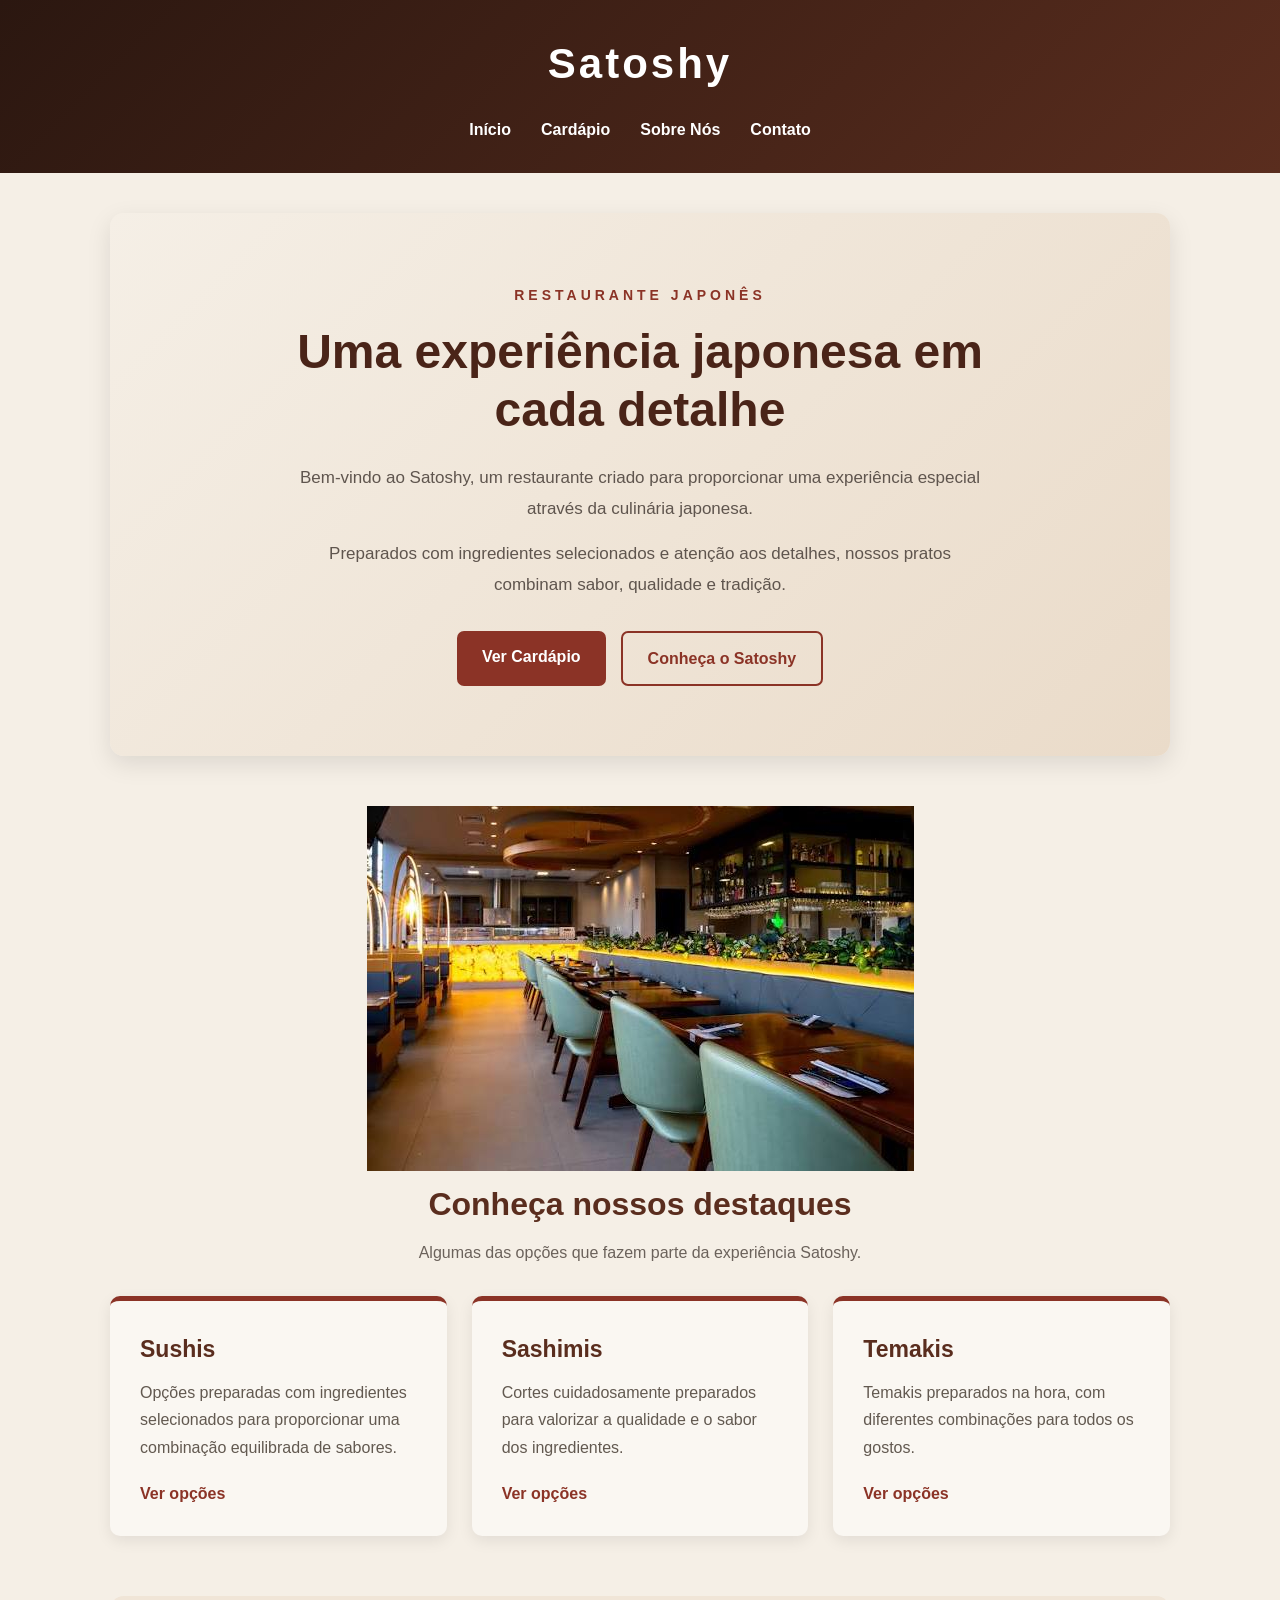
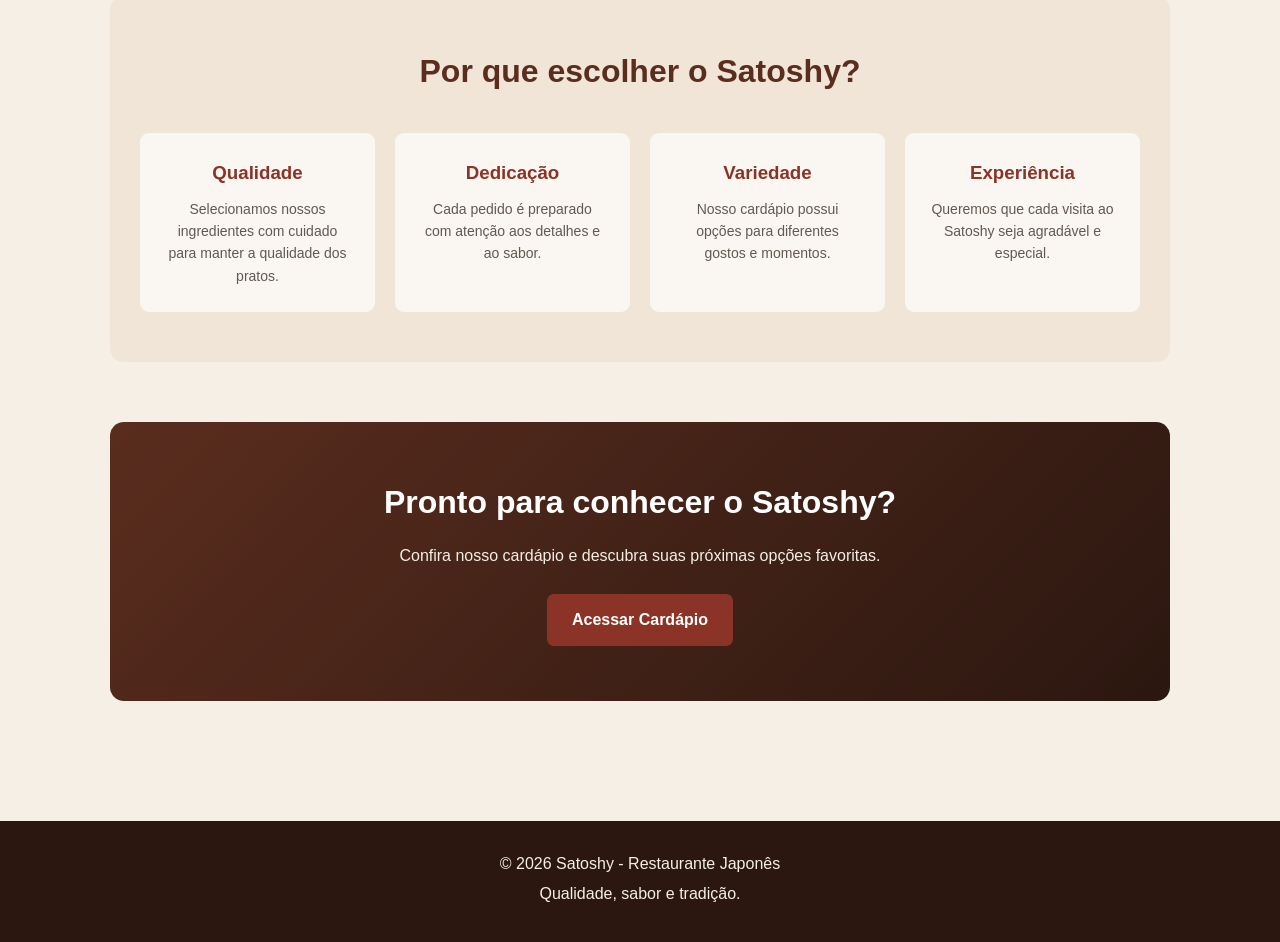
<file: index.html>
<!DOCTYPE html>
<html lang="pt-BR">

<head>
    <meta charset="UTF-8">
    <meta name="viewport" content="width=device-width, initial-scale=1.0">
    <title>Satoshy - Restaurante Japonês</title>

    <link rel="stylesheet" href="css/style.css">
    <script src="js/script.js" defer></script>
</head>

<body>

    <header>
        <h1>Satoshy</h1>

        <nav>
            <a href="index.html">Início</a>
            <a href="pages/cardapio.html">Cardápio</a>
            <a href="pages/sobre.html">Sobre Nós</a>
            <a href="pages/contato.html">Contato</a>
        </nav>
    </header>

    <main>

        <!-- APRESENTAÇÃO -->
        <section class="inicio">

            <div class="inicio-texto">
                <p class="subtitulo">RESTAURANTE JAPONÊS</p>

                <h2>Uma experiência japonesa em cada detalhe</h2>

                <p>
                    Bem-vindo ao Satoshy, um restaurante criado para
                    proporcionar uma experiência especial através da
                    culinária japonesa.
                </p>

                <p>
                    Preparados com ingredientes selecionados e atenção
                    aos detalhes, nossos pratos combinam sabor,
                    qualidade e tradição.
                </p>

                <div class="botoes-inicio">
                    <a href="pages/cardapio.html" class="botao">
                        Ver Cardápio
                    </a>

                    <a href="pages/sobre.html" class="botao-secundario">
                        Conheça o Satoshy
                    </a>
                </div>
            </div>

        </section>

        <center>
            <img src="img/images.jpg" alt="Restaurante Satoshy">
        </center>

        <!-- DESTAQUES -->
        <section class="destaques">

            <h2>Conheça nossos destaques</h2>

            <p class="texto-centro">
                Algumas das opções que fazem parte da experiência Satoshy.
            </p>

            <div class="cards">

                <div class="card">
                    <h3>Sushis</h3>
                    <p>
                        Opções preparadas com ingredientes selecionados
                        para proporcionar uma combinação equilibrada
                        de sabores.
                    </p>
                    <a href="pages/cardapio.html">Ver opções</a>
                </div>

                <div class="card">
                    <h3>Sashimis</h3>
                    <p>
                        Cortes cuidadosamente preparados para valorizar
                        a qualidade e o sabor dos ingredientes.
                    </p>
                    <a href="pages/cardapio.html">Ver opções</a>
                </div>

                <div class="card">
                    <h3>Temakis</h3>
                    <p>
                        Temakis preparados na hora, com diferentes
                        combinações para todos os gostos.
                    </p>
                    <a href="pages/cardapio.html">Ver opções</a>
                </div>

            </div>

        </section>

        <!-- POR QUE SATOSHY -->
        <section class="porque-satoshy">

            <h2>Por que escolher o Satoshy?</h2>

            <div class="beneficios">

                <div>
                    <h3>Qualidade</h3>
                    <p>
                        Selecionamos nossos ingredientes com cuidado
                        para manter a qualidade dos pratos.
                    </p>
                </div>

                <div>
                    <h3>Dedicação</h3>
                    <p>
                        Cada pedido é preparado com atenção aos
                        detalhes e ao sabor.
                    </p>
                </div>

                <div>
                    <h3>Variedade</h3>
                    <p>
                        Nosso cardápio possui opções para diferentes
                        gostos e momentos.
                    </p>
                </div>

                <div>
                    <h3>Experiência</h3>
                    <p>
                        Queremos que cada visita ao Satoshy seja
                        agradável e especial.
                    </p>
                </div>

            </div>

        </section>

        <!-- CHAMADA FINAL -->
        <section class="chamada-inicio">

            <h2>Pronto para conhecer o Satoshy?</h2>

            <p>
                Confira nosso cardápio e descubra suas próximas
                opções favoritas.
            </p>

            <a href="pages/cardapio.html" class="botao">
                Acessar Cardápio
            </a>

        </section>

    </main>

    <footer>
        <p>&copy; 2026 Satoshy - Restaurante Japonês</p>
        <p>Qualidade, sabor e tradição.</p>
    </footer>

</body>

</html>
</file>
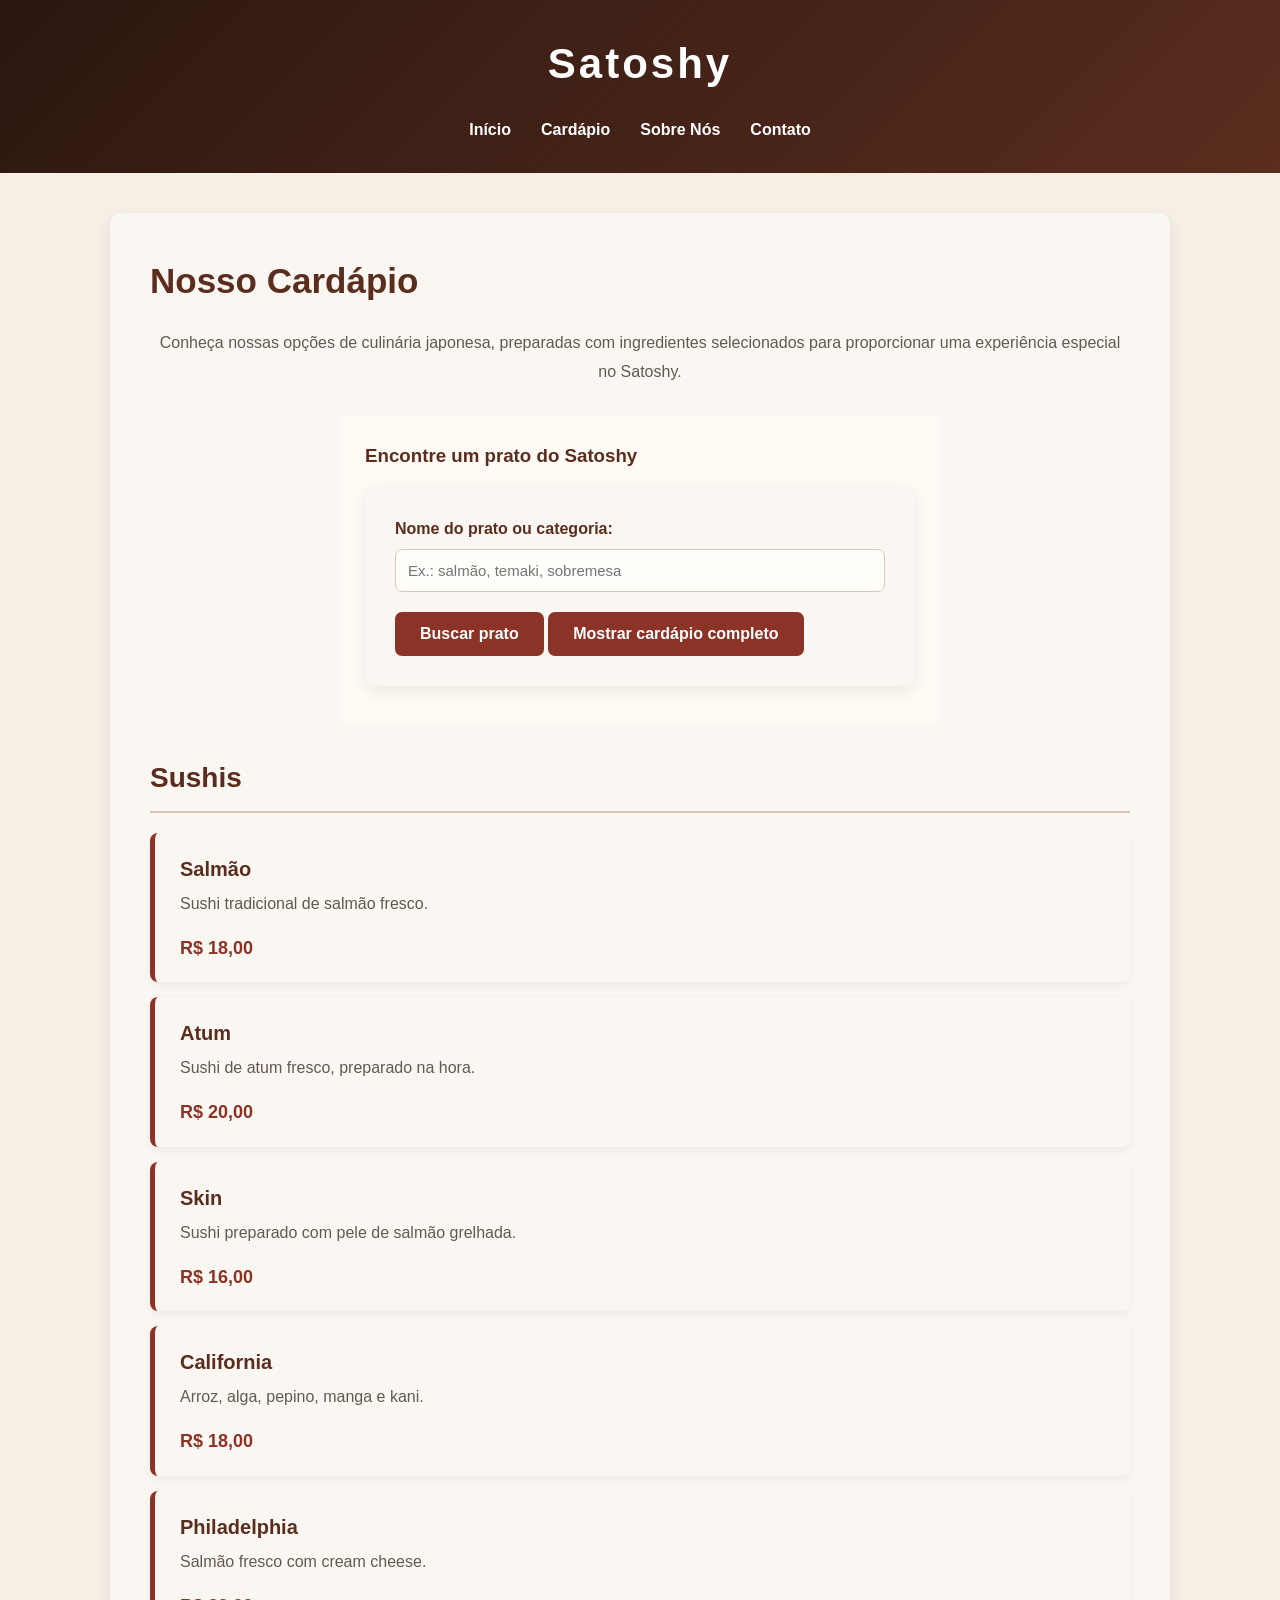
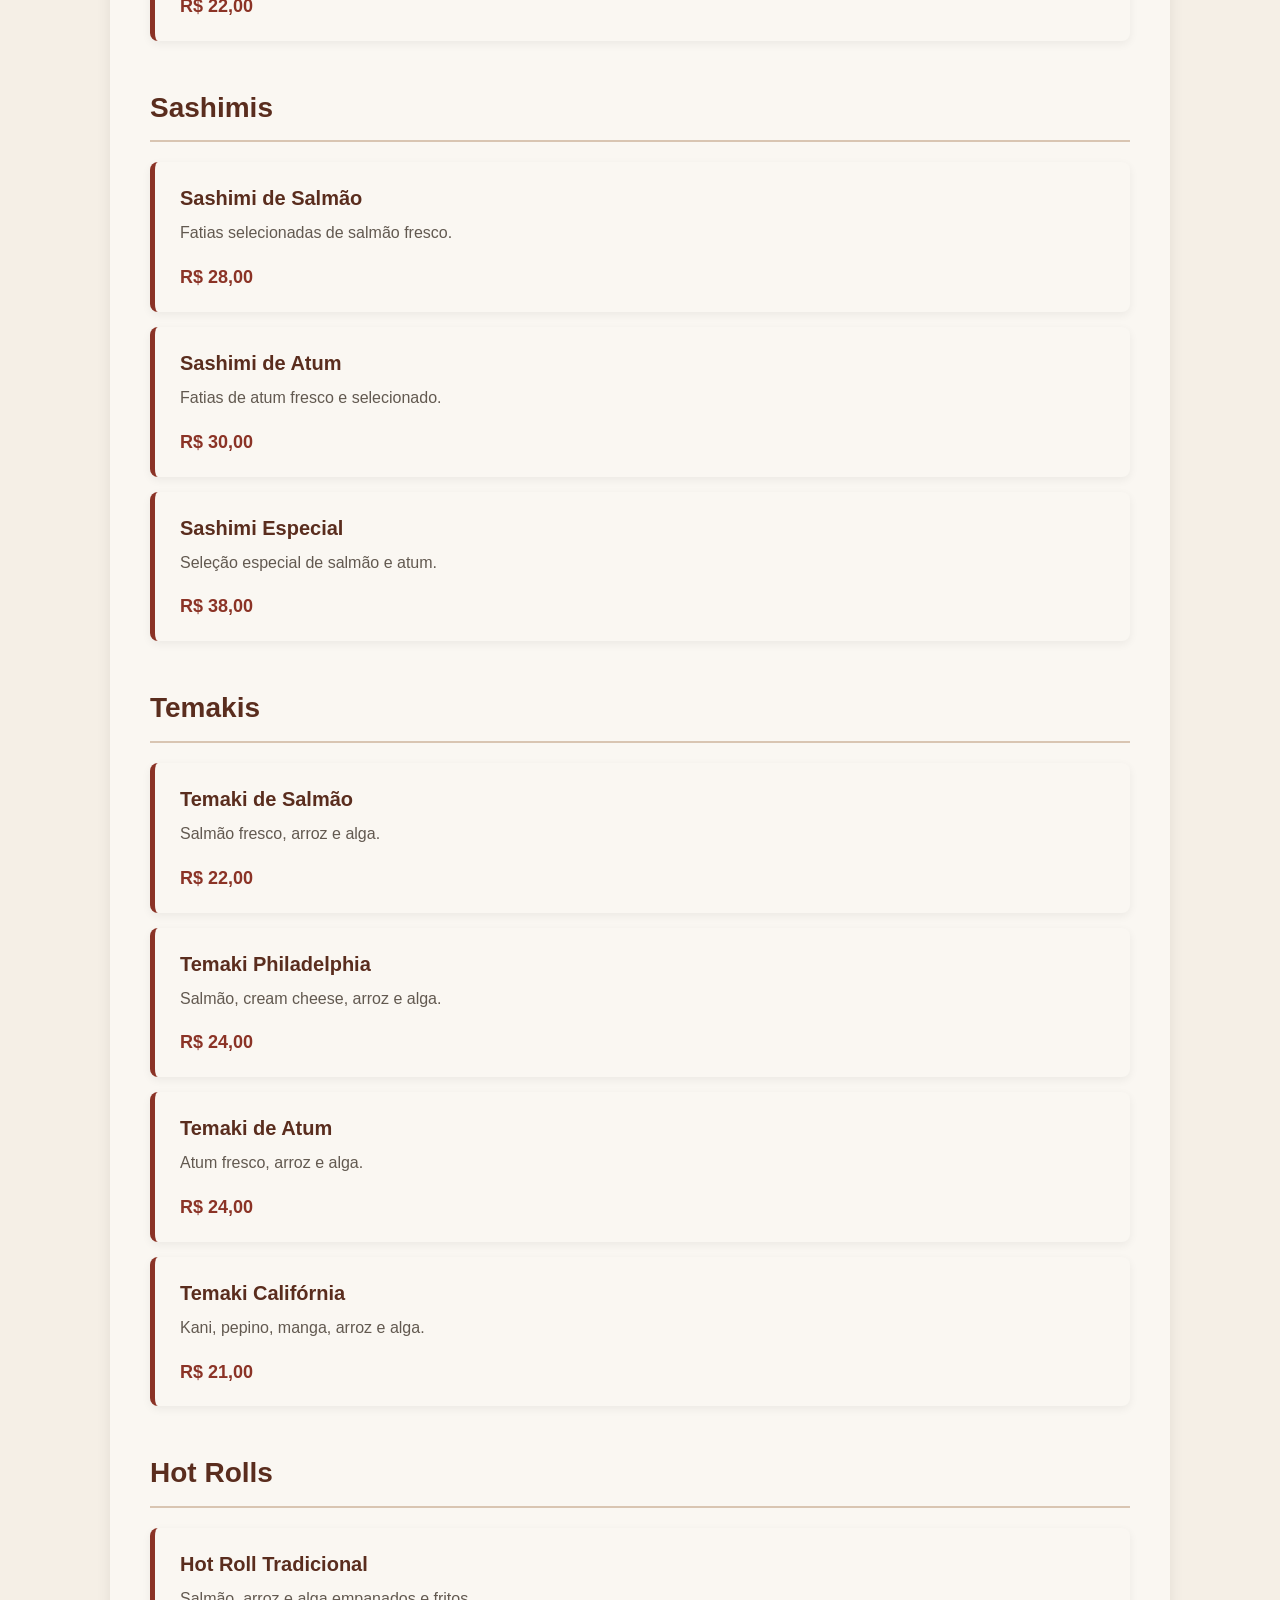
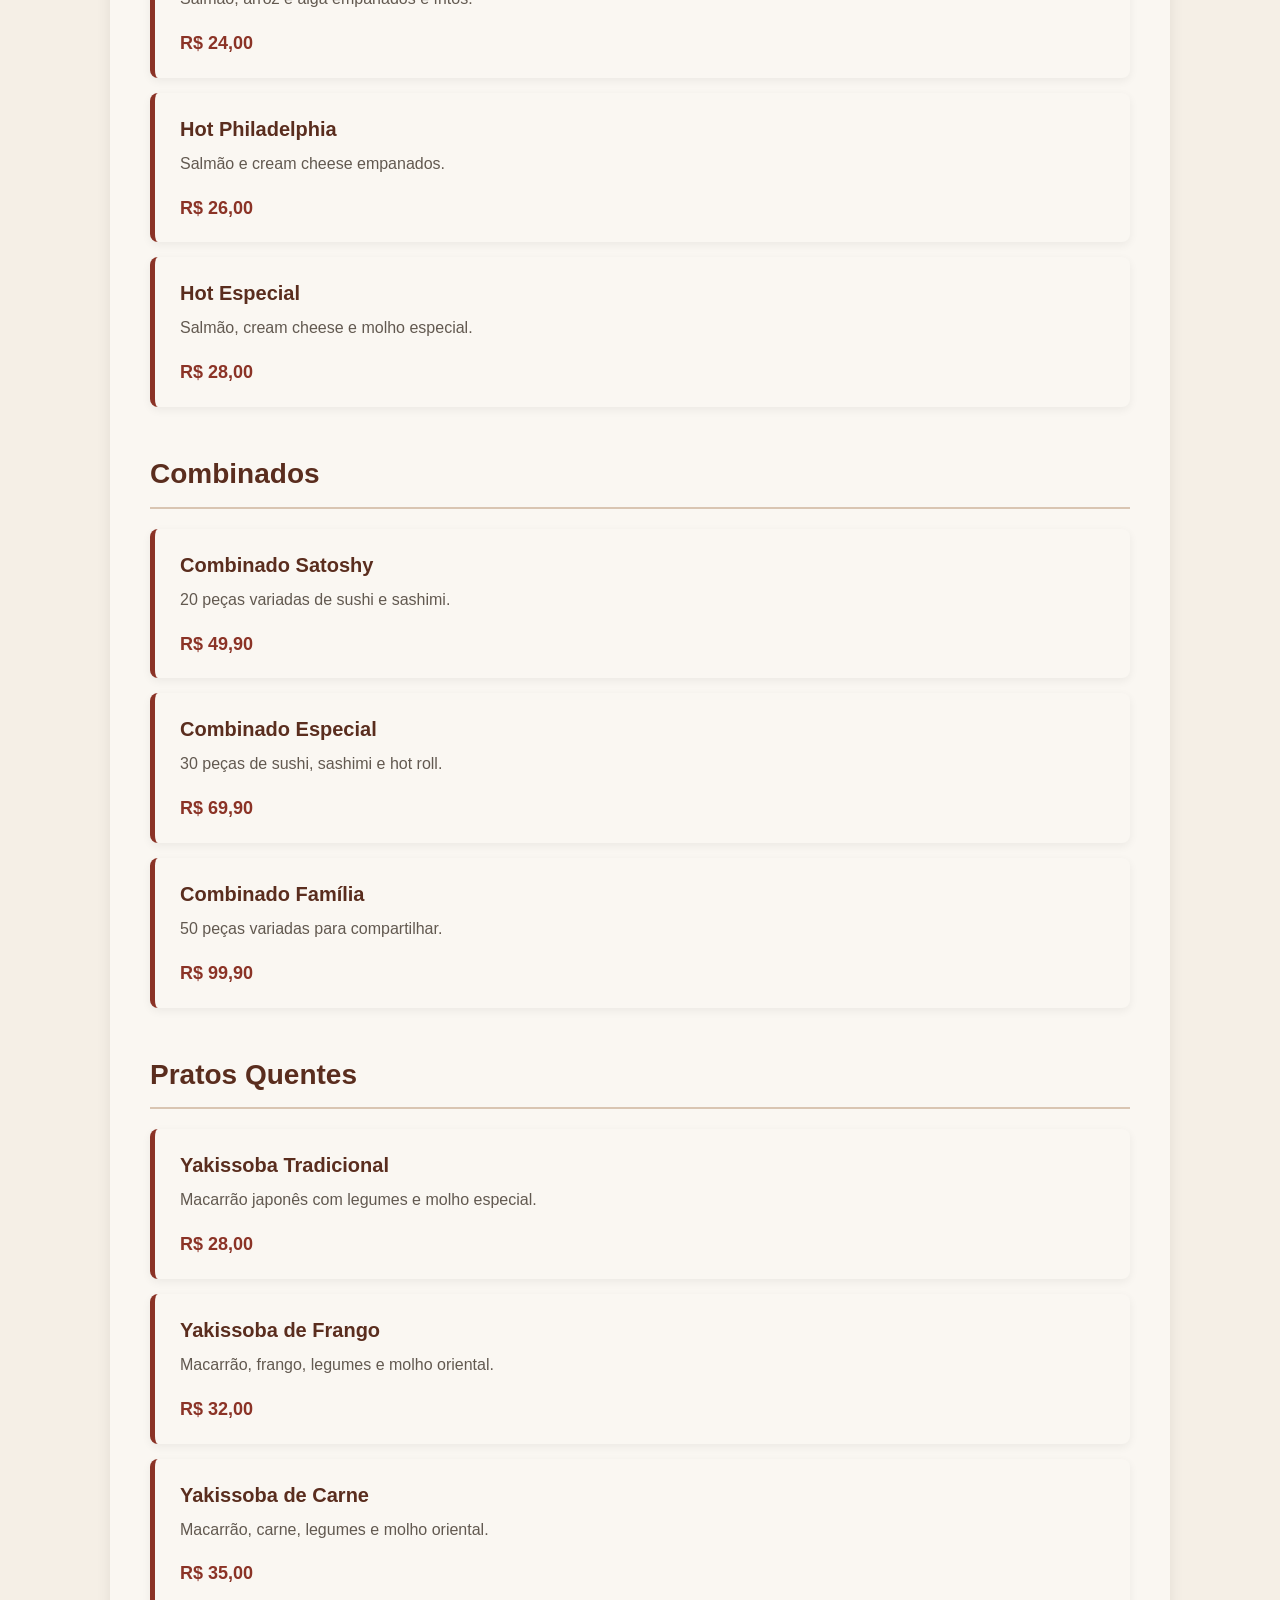
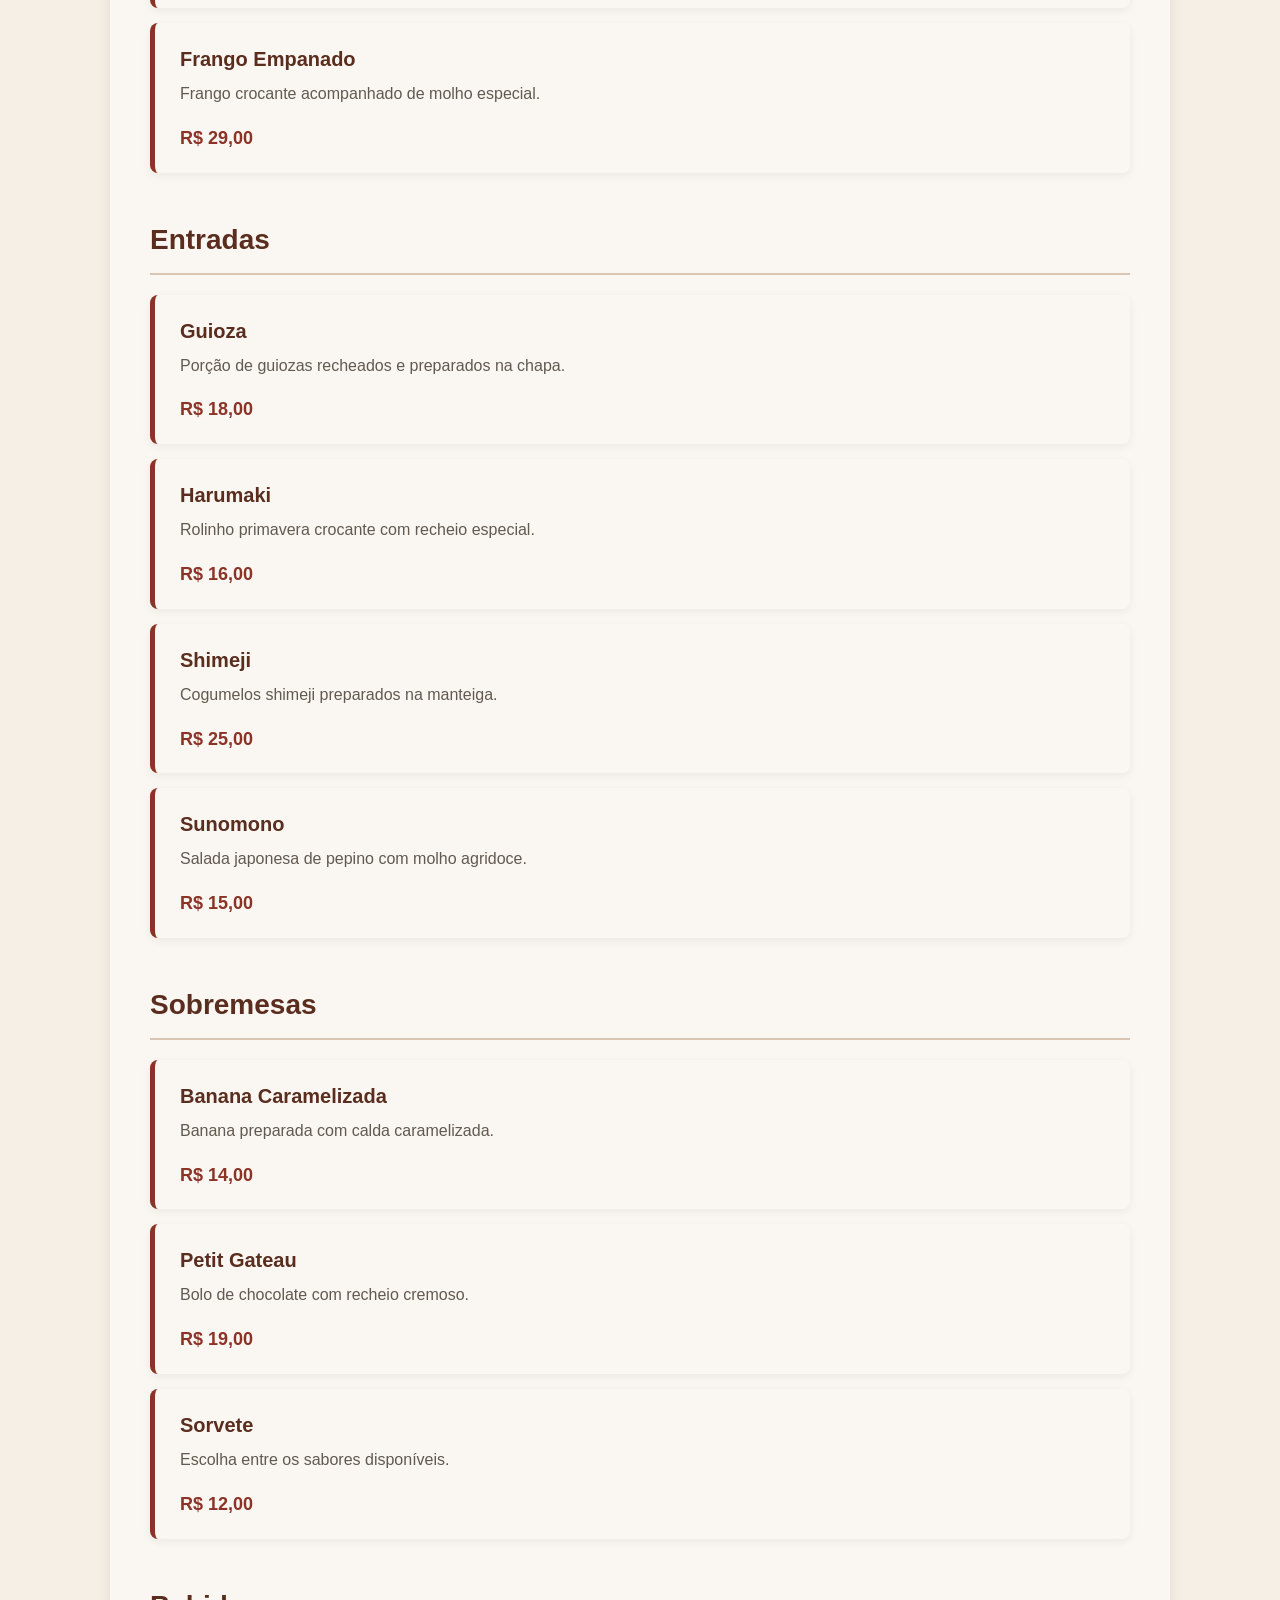
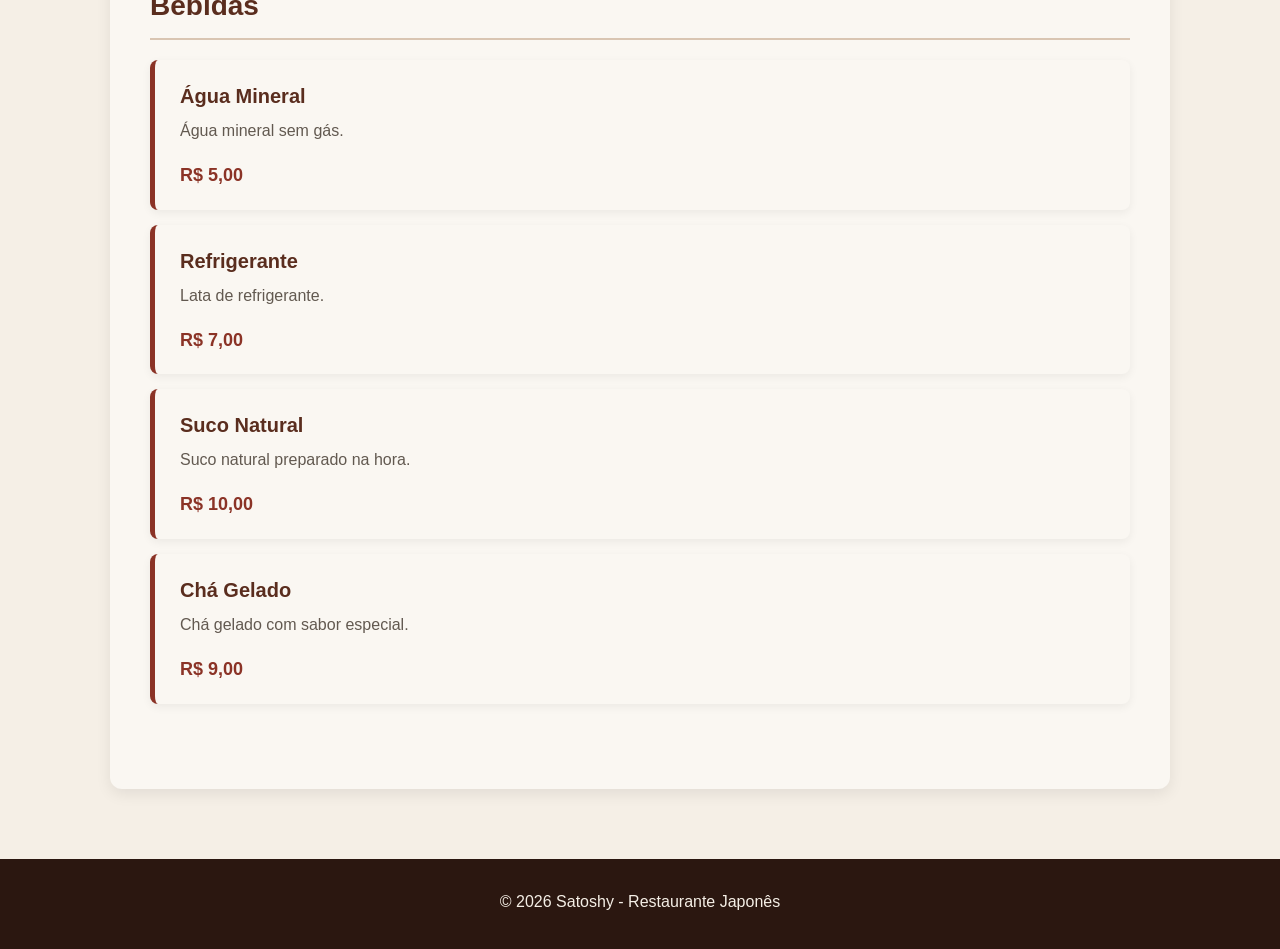
<file: pages/cardapio.html>
<!DOCTYPE html>
<html lang="pt-BR">

<head>
    <meta charset="UTF-8">
    <meta name="viewport" content="width=device-width, initial-scale=1.0">

    <title>Cardápio - Satoshy</title>

    <link rel="stylesheet" href="../css/style.css">
    <script src="../js/script.js" defer></script>
</head>

<body>

    <!-- Cabeçalho -->
    <header>

        <h1>Satoshy</h1>

        <nav>
            <a href="../index.html">Início</a>
            <a href="cardapio.html">Cardápio</a>
            <a href="sobre.html">Sobre Nós</a>
            <a href="contato.html">Contato</a>
        </nav>

    </header>


    <!-- Conteúdo principal -->
    <main>

        <section class="pagina">

            <h2>Nosso Cardápio</h2>

            <p class="descricao-cardapio">
                Conheça nossas opções de culinária japonesa,
                preparadas com ingredientes selecionados para
                proporcionar uma experiência especial no Satoshy.
            </p>


            <!-- ENCONTRAR PRATO -->
            <section class="busca-prato">
                <h3>Encontre um prato do Satoshy</h3>
                <form id="formularioPratos">
                    <label for="buscaPrato">Nome do prato ou categoria:</label>
                    <input type="text" id="buscaPrato" placeholder="Ex.: salmão, temaki, sobremesa" autocomplete="off">
                    <button type="submit">Buscar prato</button>
                    <button type="button" id="listarTodos">Mostrar cardápio completo</button>
                </form>
                <p id="mensagemBusca" aria-live="polite"></p>
            </section>


            <!-- SUSHIS -->
            <section class="categoria-cardapio">

                <h3>Sushis</h3>

                <div class="item-cardapio">
                    <div>
                        <h4>Salmão</h4>
                        <p>Sushi tradicional de salmão fresco.</p>
                    </div>
                    <strong>R$ 18,00</strong>
                </div>

                <div class="item-cardapio">
                    <div>
                        <h4>Atum</h4>
                        <p>Sushi de atum fresco, preparado na hora.</p>
                    </div>
                    <strong>R$ 20,00</strong>
                </div>

                <div class="item-cardapio">
                    <div>
                        <h4>Skin</h4>
                        <p>Sushi preparado com pele de salmão grelhada.</p>
                    </div>
                    <strong>R$ 16,00</strong>
                </div>

                <div class="item-cardapio">
                    <div>
                        <h4>California</h4>
                        <p>Arroz, alga, pepino, manga e kani.</p>
                    </div>
                    <strong>R$ 18,00</strong>
                </div>

                <div class="item-cardapio">
                    <div>
                        <h4>Philadelphia</h4>
                        <p>Salmão fresco com cream cheese.</p>
                    </div>
                    <strong>R$ 22,00</strong>
                </div>

            </section>


            <!-- SASHIMIS -->
            <section class="categoria-cardapio">

                <h3>Sashimis</h3>

                <div class="item-cardapio">
                    <div>
                        <h4>Sashimi de Salmão</h4>
                        <p>Fatias selecionadas de salmão fresco.</p>
                    </div>
                    <strong>R$ 28,00</strong>
                </div>

                <div class="item-cardapio">
                    <div>
                        <h4>Sashimi de Atum</h4>
                        <p>Fatias de atum fresco e selecionado.</p>
                    </div>
                    <strong>R$ 30,00</strong>
                </div>

                <div class="item-cardapio">
                    <div>
                        <h4>Sashimi Especial</h4>
                        <p>Seleção especial de salmão e atum.</p>
                    </div>
                    <strong>R$ 38,00</strong>
                </div>

            </section>


            <!-- TEMAKIS -->
            <section class="categoria-cardapio">

                <h3>Temakis</h3>

                <div class="item-cardapio">
                    <div>
                        <h4>Temaki de Salmão</h4>
                        <p>Salmão fresco, arroz e alga.</p>
                    </div>
                    <strong>R$ 22,00</strong>
                </div>

                <div class="item-cardapio">
                    <div>
                        <h4>Temaki Philadelphia</h4>
                        <p>Salmão, cream cheese, arroz e alga.</p>
                    </div>
                    <strong>R$ 24,00</strong>
                </div>

                <div class="item-cardapio">
                    <div>
                        <h4>Temaki de Atum</h4>
                        <p>Atum fresco, arroz e alga.</p>
                    </div>
                    <strong>R$ 24,00</strong>
                </div>

                <div class="item-cardapio">
                    <div>
                        <h4>Temaki Califórnia</h4>
                        <p>Kani, pepino, manga, arroz e alga.</p>
                    </div>
                    <strong>R$ 21,00</strong>
                </div>

            </section>


            <!-- HOT ROLLS -->
            <section class="categoria-cardapio">

                <h3>Hot Rolls</h3>

                <div class="item-cardapio">
                    <div>
                        <h4>Hot Roll Tradicional</h4>
                        <p>Salmão, arroz e alga empanados e fritos.</p>
                    </div>
                    <strong>R$ 24,00</strong>
                </div>

                <div class="item-cardapio">
                    <div>
                        <h4>Hot Philadelphia</h4>
                        <p>Salmão e cream cheese empanados.</p>
                    </div>
                    <strong>R$ 26,00</strong>
                </div>

                <div class="item-cardapio">
                    <div>
                        <h4>Hot Especial</h4>
                        <p>Salmão, cream cheese e molho especial.</p>
                    </div>
                    <strong>R$ 28,00</strong>
                </div>

            </section>


            <!-- COMBINADOS -->
            <section class="categoria-cardapio">

                <h3>Combinados</h3>

                <div class="item-cardapio">
                    <div>
                        <h4>Combinado Satoshy</h4>
                        <p>20 peças variadas de sushi e sashimi.</p>
                    </div>
                    <strong>R$ 49,90</strong>
                </div>

                <div class="item-cardapio">
                    <div>
                        <h4>Combinado Especial</h4>
                        <p>30 peças de sushi, sashimi e hot roll.</p>
                    </div>
                    <strong>R$ 69,90</strong>
                </div>

                <div class="item-cardapio">
                    <div>
                        <h4>Combinado Família</h4>
                        <p>50 peças variadas para compartilhar.</p>
                    </div>
                    <strong>R$ 99,90</strong>
                </div>

            </section>


            <!-- PRATOS QUENTES -->
            <section class="categoria-cardapio">

                <h3>Pratos Quentes</h3>

                <div class="item-cardapio">
                    <div>
                        <h4>Yakissoba Tradicional</h4>
                        <p>Macarrão japonês com legumes e molho especial.</p>
                    </div>
                    <strong>R$ 28,00</strong>
                </div>

                <div class="item-cardapio">
                    <div>
                        <h4>Yakissoba de Frango</h4>
                        <p>Macarrão, frango, legumes e molho oriental.</p>
                    </div>
                    <strong>R$ 32,00</strong>
                </div>

                <div class="item-cardapio">
                    <div>
                        <h4>Yakissoba de Carne</h4>
                        <p>Macarrão, carne, legumes e molho oriental.</p>
                    </div>
                    <strong>R$ 35,00</strong>
                </div>

                <div class="item-cardapio">
                    <div>
                        <h4>Frango Empanado</h4>
                        <p>Frango crocante acompanhado de molho especial.</p>
                    </div>
                    <strong>R$ 29,00</strong>
                </div>

            </section>


            <!-- ENTRADAS -->
            <section class="categoria-cardapio">

                <h3>Entradas</h3>

                <div class="item-cardapio">
                    <div>
                        <h4>Guioza</h4>
                        <p>Porção de guiozas recheados e preparados na chapa.</p>
                    </div>
                    <strong>R$ 18,00</strong>
                </div>

                <div class="item-cardapio">
                    <div>
                        <h4>Harumaki</h4>
                        <p>Rolinho primavera crocante com recheio especial.</p>
                    </div>
                    <strong>R$ 16,00</strong>
                </div>

                <div class="item-cardapio">
                    <div>
                        <h4>Shimeji</h4>
                        <p>Cogumelos shimeji preparados na manteiga.</p>
                    </div>
                    <strong>R$ 25,00</strong>
                </div>

                <div class="item-cardapio">
                    <div>
                        <h4>Sunomono</h4>
                        <p>Salada japonesa de pepino com molho agridoce.</p>
                    </div>
                    <strong>R$ 15,00</strong>
                </div>

            </section>


            <!-- SOBREMESAS -->
            <section class="categoria-cardapio">

                <h3>Sobremesas</h3>

                <div class="item-cardapio">
                    <div>
                        <h4>Banana Caramelizada</h4>
                        <p>Banana preparada com calda caramelizada.</p>
                    </div>
                    <strong>R$ 14,00</strong>
                </div>

                <div class="item-cardapio">
                    <div>
                        <h4>Petit Gateau</h4>
                        <p>Bolo de chocolate com recheio cremoso.</p>
                    </div>
                    <strong>R$ 19,00</strong>
                </div>

                <div class="item-cardapio">
                    <div>
                        <h4>Sorvete</h4>
                        <p>Escolha entre os sabores disponíveis.</p>
                    </div>
                    <strong>R$ 12,00</strong>
                </div>

            </section>


            <!-- BEBIDAS -->
            <section class="categoria-cardapio">

                <h3>Bebidas</h3>

                <div class="item-cardapio">
                    <div>
                        <h4>Água Mineral</h4>
                        <p>Água mineral sem gás.</p>
                    </div>
                    <strong>R$ 5,00</strong>
                </div>

                <div class="item-cardapio">
                    <div>
                        <h4>Refrigerante</h4>
                        <p>Lata de refrigerante.</p>
                    </div>
                    <strong>R$ 7,00</strong>
                </div>

                <div class="item-cardapio">
                    <div>
                        <h4>Suco Natural</h4>
                        <p>Suco natural preparado na hora.</p>
                    </div>
                    <strong>R$ 10,00</strong>
                </div>

                <div class="item-cardapio">
                    <div>
                        <h4>Chá Gelado</h4>
                        <p>Chá gelado com sabor especial.</p>
                    </div>
                    <strong>R$ 9,00</strong>
                </div>

            </section>

        </section>

    </main>


    <!-- Rodapé -->
    <footer>

        <p>© 2026 Satoshy - Restaurante Japonês</p>

    </footer>

</body>

</html>
</file>
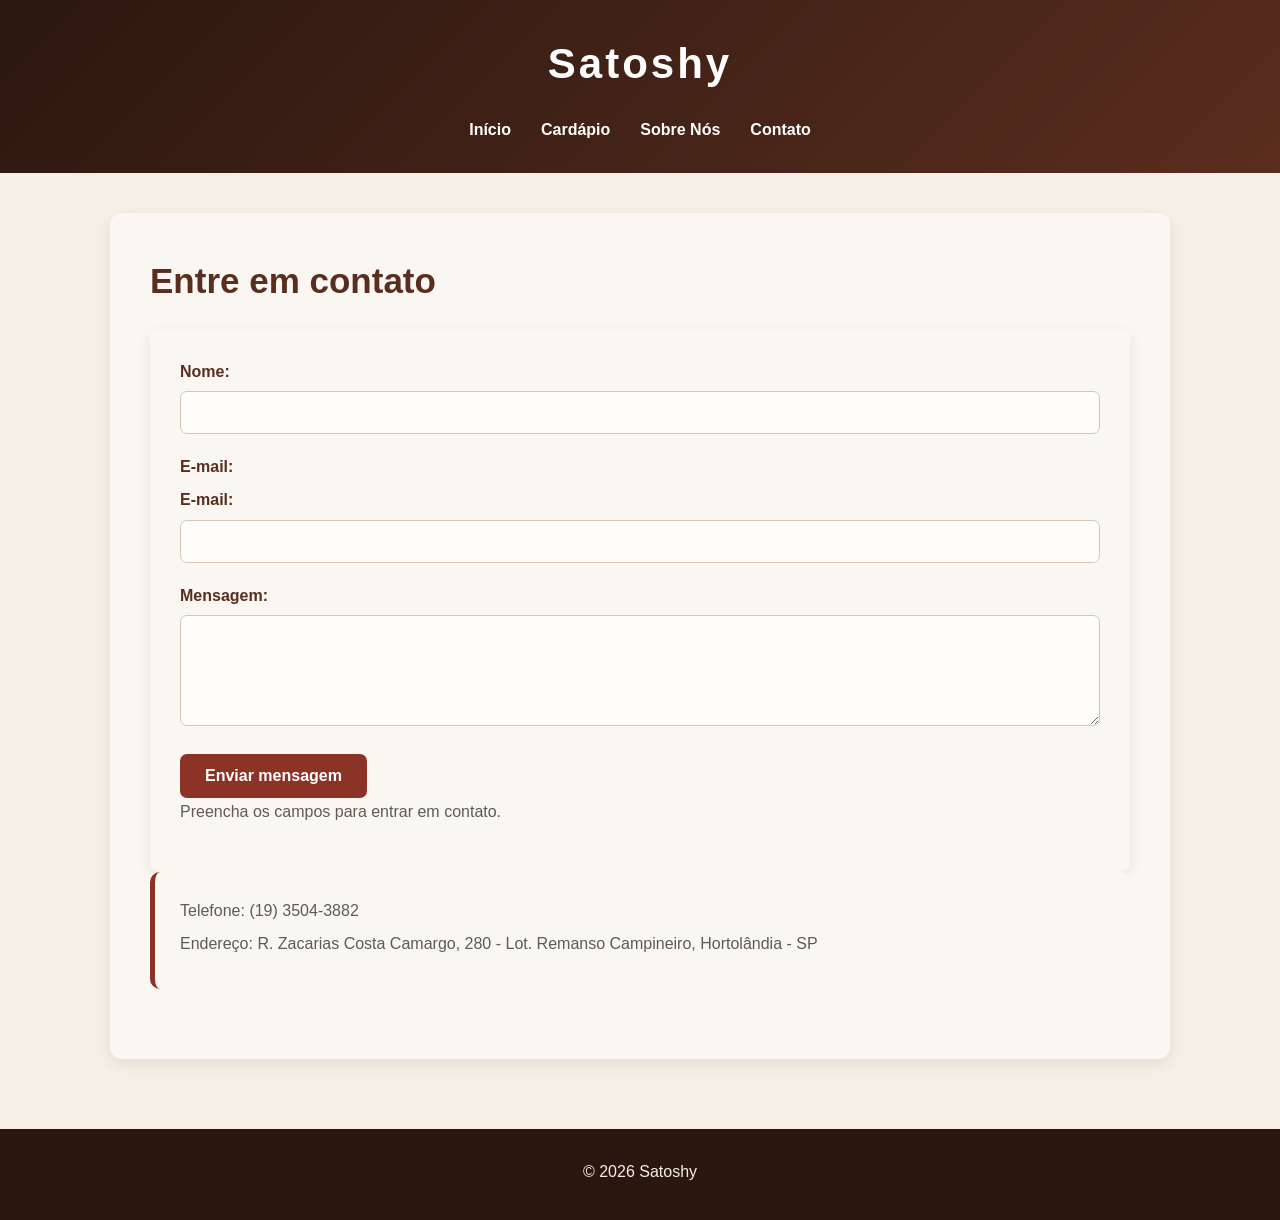
<file: pages/contato.html>
<!DOCTYPE html>
<html lang="pt-BR">

<head>
    <meta charset="UTF-8">
    <title>Contato - Satoshy</title>
    <link rel="stylesheet" href="../css/style.css">
    <script src="../js/script.js" defer></script>
</head>

<body>

    <header>
        <h1>Satoshy</h1>

      <nav>
    <a href="../index.html">Início</a>
    <a href="cardapio.html">Cardápio</a>
    <a href="sobre.html">Sobre Nós</a>
    <a href="contato.html">Contato</a>
</nav>
    </header>

    <main>

        <section class="pagina">

            <h2>Entre em contato</h2>

            <form id="formularioContato">

                <label for="nome">Nome:</label>
                <input type="text" id="nome" required>

                <label>E-mail:</label>
                <label for="email">E-mail:</label>
                <input type="email" id="email" required>

                <label for="textoMensagem">Mensagem:</label>
                <textarea id="textoMensagem" rows="5" required></textarea>

                <button id="botaoMensagem">Enviar mensagem</button>

<p id="mensagemContato" aria-live="polite">Preencha os campos para entrar em contato.</p>

            </form>

            <div class="informacoes">

                <p>Telefone: (19) 3504-3882</p>

                <p>Endereço: R. Zacarias Costa Camargo, 280 - Lot. Remanso Campineiro, Hortolândia - SP</p>

            </div>

        </section>

    </main>

    <footer>
        <p>© 2026 Satoshy</p>
    </footer>



</body>

</html>
</file>
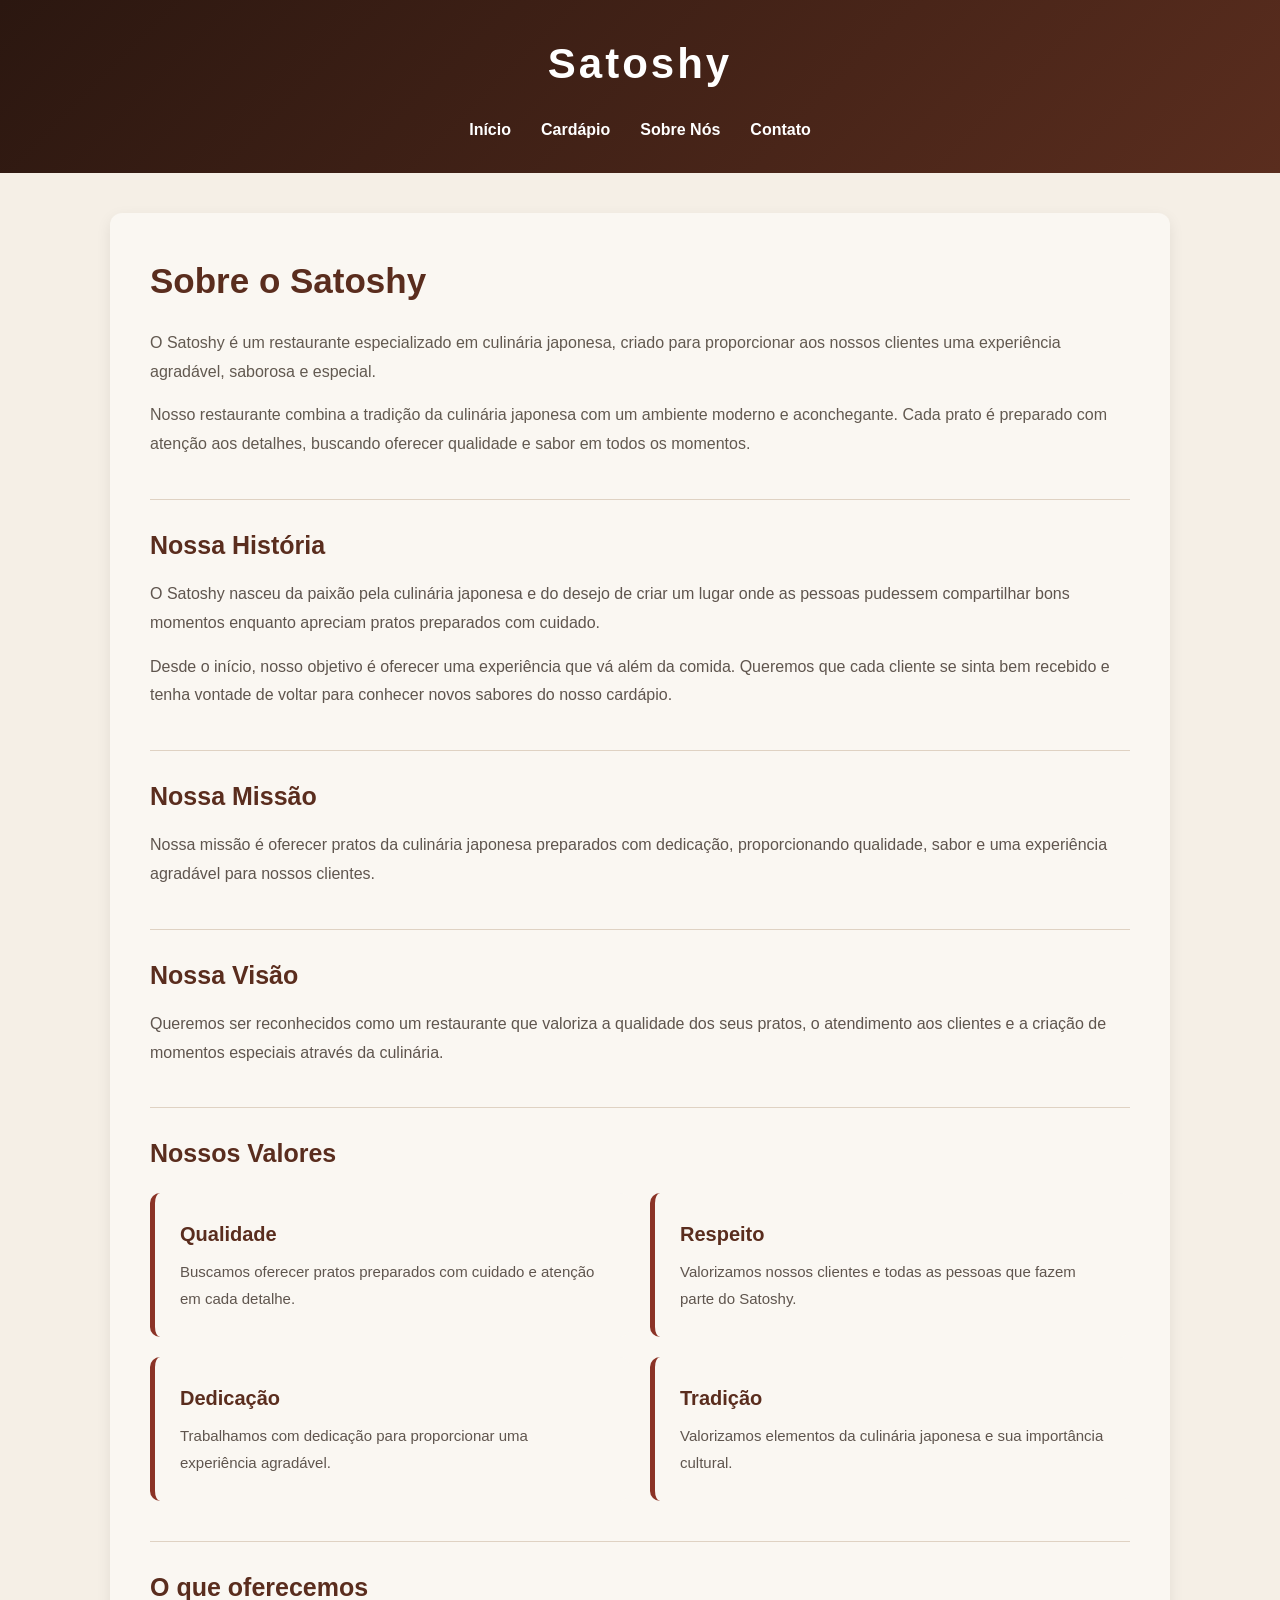
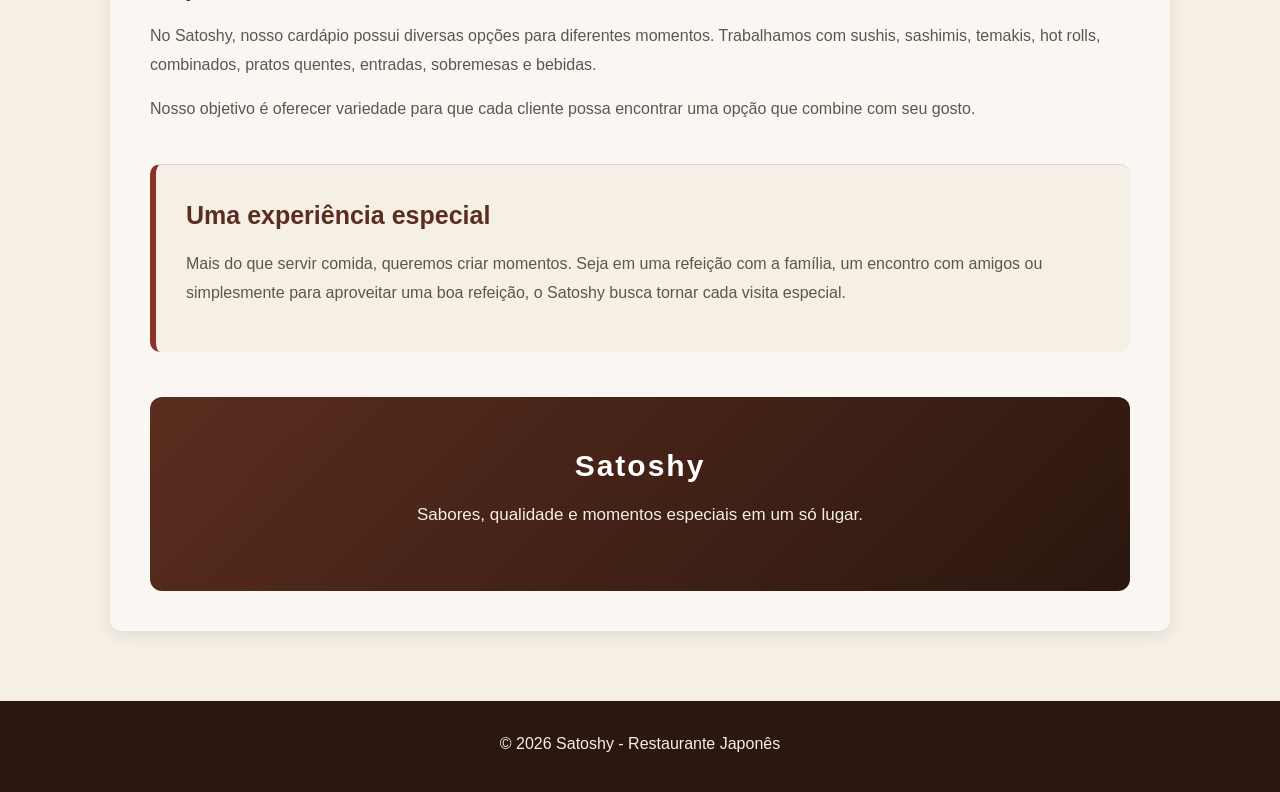
<file: pages/sobre.html>
<!DOCTYPE html>
<html lang="pt-BR">

<head>
    <meta charset="UTF-8">
    <meta name="viewport" content="width=device-width, initial-scale=1.0">

    <title>Sobre Nós - Satoshy</title>

    <link rel="stylesheet" href="../css/style.css">
</head>

<body>

    <!-- Cabeçalho -->
    <header>

        <h1>Satoshy</h1>

        <nav>
            <a href="../index.html">Início</a>
            <a href="cardapio.html">Cardápio</a>
            <a href="sobre.html">Sobre Nós</a>
            <a href="contato.html">Contato</a>
        </nav>

    </header>


    <!-- Conteúdo principal -->
    <main>

        <section class="pagina">

            <h2>Sobre o Satoshy</h2>

            <p>
                O Satoshy é um restaurante especializado em culinária japonesa,
                criado para proporcionar aos nossos clientes uma experiência
                agradável, saborosa e especial.
            </p>

            <p>
                Nosso restaurante combina a tradição da culinária japonesa
                com um ambiente moderno e aconchegante. Cada prato é preparado
                com atenção aos detalhes, buscando oferecer qualidade e sabor
                em todos os momentos.
            </p>


            <!-- Nossa história -->
            <section class="sobre-secao">

                <h3>Nossa História</h3>

                <p>
                    O Satoshy nasceu da paixão pela culinária japonesa e do
                    desejo de criar um lugar onde as pessoas pudessem
                    compartilhar bons momentos enquanto apreciam pratos
                    preparados com cuidado.
                </p>

                <p>
                    Desde o início, nosso objetivo é oferecer uma experiência
                    que vá além da comida. Queremos que cada cliente se sinta
                    bem recebido e tenha vontade de voltar para conhecer
                    novos sabores do nosso cardápio.
                </p>

            </section>


            <!-- Nossa missão -->
            <section class="sobre-secao">

                <h3>Nossa Missão</h3>

                <p>
                    Nossa missão é oferecer pratos da culinária japonesa
                    preparados com dedicação, proporcionando qualidade,
                    sabor e uma experiência agradável para nossos clientes.
                </p>

            </section>


            <!-- Nossa visão -->
            <section class="sobre-secao">

                <h3>Nossa Visão</h3>

                <p>
                    Queremos ser reconhecidos como um restaurante que valoriza
                    a qualidade dos seus pratos, o atendimento aos clientes e
                    a criação de momentos especiais através da culinária.
                </p>

            </section>


            <!-- Nossos valores -->
            <section class="sobre-secao">

                <h3>Nossos Valores</h3>

                <div class="valores">

                    <div class="valor">
                        <h4>Qualidade</h4>
                        <p>
                            Buscamos oferecer pratos preparados com cuidado
                            e atenção em cada detalhe.
                        </p>
                    </div>

                    <div class="valor">
                        <h4>Respeito</h4>
                        <p>
                            Valorizamos nossos clientes e todas as pessoas
                            que fazem parte do Satoshy.
                        </p>
                    </div>

                    <div class="valor">
                        <h4>Dedicação</h4>
                        <p>
                            Trabalhamos com dedicação para proporcionar
                            uma experiência agradável.
                        </p>
                    </div>

                    <div class="valor">
                        <h4>Tradição</h4>
                        <p>
                            Valorizamos elementos da culinária japonesa
                            e sua importância cultural.
                        </p>
                    </div>

                </div>

            </section>


            <!-- O que oferecemos -->
            <section class="sobre-secao">

                <h3>O que oferecemos</h3>

                <p>
                    No Satoshy, nosso cardápio possui diversas opções para
                    diferentes momentos. Trabalhamos com sushis, sashimis,
                    temakis, hot rolls, combinados, pratos quentes,
                    entradas, sobremesas e bebidas.
                </p>

                <p>
                    Nosso objetivo é oferecer variedade para que cada cliente
                    possa encontrar uma opção que combine com seu gosto.
                </p>

            </section>


            <!-- Experiência -->
            <section class="sobre-secao destaque-sobre">

                <h3>Uma experiência especial</h3>

                <p>
                    Mais do que servir comida, queremos criar momentos.
                    Seja em uma refeição com a família, um encontro com
                    amigos ou simplesmente para aproveitar uma boa refeição,
                    o Satoshy busca tornar cada visita especial.
                </p>

            </section>


            <!-- Frase final -->
            <section class="frase-sobre">

                <h3>Satoshy</h3>

                <p>
                    Sabores, qualidade e momentos especiais em um só lugar.
                </p>

            </section>

        </section>

    </main>


    <!-- Rodapé -->
    <footer>

        <p>© 2026 Satoshy - Restaurante Japonês</p>

    </footer>

</body>

</html>
</file>
<file: css/style.css>
/* =====================================================
   SATOSHY - RESTAURANTE JAPONÊS
   CSS PRINCIPAL DO SITE
   ===================================================== */


/* =====================================================
   1. CONFIGURAÇÕES GERAIS
   ===================================================== */

* {
    margin: 0;
    padding: 0;
    box-sizing: border-box;
}

body {
    font-family: Arial, Helvetica, sans-serif;
    background-color: #f5efe6;
    color: #2b2118;
    line-height: 1.6;
}


/* =====================================================
   2. CABEÇALHO
   ===================================================== */

header {
    background: linear-gradient(
        135deg,
        #2b1710,
        #5a2d1e
    );

    color: white;
    text-align: center;
    padding: 30px 20px;
}

header h1 {
    font-size: 42px;
    margin-bottom: 20px;
    letter-spacing: 3px;
}


/* =====================================================
   3. MENU DE NAVEGAÇÃO
   ===================================================== */

nav {
    display: flex;
    justify-content: center;
    align-items: center;
    gap: 30px;
    flex-wrap: wrap;
}

nav a {
    color: white;
    text-decoration: none;
    font-weight: bold;
    font-size: 16px;
    transition: 0.3s;
}

nav a:hover {
    color: #d9a28f;
}


/* =====================================================
   4. ÁREA PRINCIPAL
   ===================================================== */

main {
    max-width: 1100px;
    margin: 0 auto;
    padding: 40px 20px;
}

h2 {
    color: #5a2d1e;
}

h3 {
    color: #8b3326;
}


/* =====================================================
   5. PÁGINA INICIAL - APRESENTAÇÃO
   ===================================================== */

.inicio {
    min-height: 520px;

    display: flex;
    align-items: center;
    justify-content: center;

    text-align: center;

    background: linear-gradient(
        135deg,
        #f5efe6,
        #eadbc9
    );

    border-radius: 14px;
    margin-bottom: 50px;
    padding: 70px 30px;

    box-shadow: 0 8px 25px rgba(0, 0, 0, 0.10);
}

.inicio-texto {
    max-width: 800px;
}

.inicio .subtitulo {
    color: #8b3326;
    font-size: 14px;
    font-weight: bold;
    letter-spacing: 4px;
    margin-bottom: 15px;
}

.inicio h2 {
    font-size: 48px;
    color: #4a2418;
    margin-bottom: 25px;
    line-height: 1.2;
}

.inicio p {
    max-width: 700px;
    margin: 0 auto 15px;
    color: #5f554e;
    line-height: 1.8;
    font-size: 17px;
}


/* =====================================================
   6. BOTÕES DA PÁGINA INICIAL
   ===================================================== */

.botoes-inicio {
    display: flex;
    justify-content: center;
    gap: 15px;
    margin-top: 30px;
    flex-wrap: wrap;
}

.botao,
.botao-secundario {
    display: inline-block;
    padding: 13px 25px;
    border-radius: 7px;
    text-decoration: none;
    font-weight: bold;
    transition: 0.3s;
}

.botao {
    background-color: #8b3326;
    color: white;
}

.botao:hover {
    background-color: #5a2d1e;
    transform: translateY(-3px);
}

.botao-secundario {
    border: 2px solid #8b3326;
    color: #8b3326;
    background-color: transparent;
}

.botao-secundario:hover {
    background-color: #8b3326;
    color: white;
}


/* =====================================================
   7. DESTAQUES DA PÁGINA INICIAL
   ===================================================== */

.destaques {
    margin-bottom: 60px;
}

.destaques > h2 {
    text-align: center;
    font-size: 32px;
    color: #5a2d1e;
    margin-bottom: 10px;
}

.texto-centro {
    text-align: center;
    color: #6b625b;
    margin-bottom: 30px;
}


/* =====================================================
   8. CARDS
   ===================================================== */

.cards {
    display: grid;
    grid-template-columns: repeat(3, 1fr);
    gap: 25px;
}

.card {
    background-color: #faf7f2;
    padding: 30px;
    border-radius: 10px;
    border-top: 5px solid #8b3326;

    box-shadow: 0 5px 15px rgba(0, 0, 0, 0.08);

    transition: 0.3s;
}

.card:hover {
    transform: translateY(-7px);

    box-shadow: 0 10px 25px rgba(0, 0, 0, 0.14);
}

.card h3 {
    color: #5a2d1e;
    font-size: 23px;
    margin-bottom: 12px;
}

.card p {
    color: #625950;
    line-height: 1.7;
    margin-bottom: 20px;
}

.card a {
    color: #8b3326;
    text-decoration: none;
    font-weight: bold;
}

.card a:hover {
    text-decoration: underline;
}


/* =====================================================
   9. POR QUE ESCOLHER O SATOSHY
   ===================================================== */

.porque-satoshy {
    background-color: #f0e5d7;

    padding: 50px 30px;
    border-radius: 14px;

    margin-bottom: 60px;
}

.porque-satoshy h2 {
    text-align: center;
    color: #5a2d1e;
    font-size: 32px;
    margin-bottom: 35px;
}

.beneficios {
    display: grid;
    grid-template-columns: repeat(4, 1fr);
    gap: 20px;
}

.beneficios div {
    background-color: #faf7f2;
    padding: 25px;
    border-radius: 9px;
    text-align: center;
}

.beneficios h3 {
    color: #8b3326;
    margin-bottom: 10px;
}

.beneficios p {
    color: #625950;
    line-height: 1.6;
    font-size: 14px;
}


/* =====================================================
   10. CHAMADA FINAL DO INÍCIO
   ===================================================== */

.chamada-inicio {
    text-align: center;

    padding: 55px 25px;
    margin-bottom: 50px;

    background: linear-gradient(
        135deg,
        #5a2d1e,
        #2b1710
    );

    border-radius: 14px;
}

.chamada-inicio h2 {
    color: white;
    font-size: 32px;
    margin-bottom: 15px;
}

.chamada-inicio p {
    color: #f5efe6;
    margin-bottom: 25px;
}


/* =====================================================
   11. PÁGINA DO CARDÁPIO
   ===================================================== */

.descricao-cardapio {
    text-align: center;
    color: #625950;
    margin-bottom: 40px;
}

.categoria-cardapio {
    margin-bottom: 45px;
}

.categoria-cardapio h3 {
    font-size: 28px;
    color: #5a2d1e;

    border-bottom: 2px solid #d9c5b2;

    padding-bottom: 10px;
    margin-bottom: 20px;
}

.item-cardapio {
    background-color: #faf7f2;

    padding: 20px 25px;
    margin-bottom: 15px;

    border-left: 5px solid #8b3326;
    border-radius: 8px;

    box-shadow: 0 3px 10px rgba(0, 0, 0, 0.06);

    transition: 0.3s;
}

.item-cardapio:hover {
    transform: translateX(5px);
}

.item-cardapio h4 {
    color: #5a2d1e;
    font-size: 20px;
    margin-bottom: 5px;
}

.item-cardapio p {
    color: #625950;
    margin-bottom: 8px;
}

.item-cardapio strong {
    color: #8b3326;
    font-size: 18px;
}


/* =====================================================
   12. PÁGINAS INTERNAS
   ===================================================== */

.pagina {
    background-color: #faf7f2;

    padding: 40px;

    border-radius: 12px;

    box-shadow: 0 5px 15px rgba(0, 0, 0, 0.08);
}

.pagina h2 {
    font-size: 35px;
    color: #5a2d1e;
    margin-bottom: 20px;
}

.pagina p {
    color: #625950;
    line-height: 1.8;
    margin-bottom: 15px;
}


/* =====================================================
   13. SOBRE NÓS
   ===================================================== */

.sobre-secao {
    margin-top: 40px;

    padding-top: 25px;

    border-top: 1px solid #dfd2c3;
}

.sobre-secao h3 {
    font-size: 25px;
    color: #5a2d1e;
    margin-bottom: 15px;
}

.sobre-secao p {
    color: #5f554e;
    margin-bottom: 15px;
    line-height: 1.8;
}


/* VALORES */

.valores {
    display: grid;

    grid-template-columns: repeat(2, 1fr);

    gap: 20px;

    margin-top: 20px;
}

.valor {
    background-color: #faf7f2;

    padding: 25px;

    border-radius: 10px;

    border-left: 5px solid #8b3326;

    transition: 0.3s;
}

.valor:hover {
    transform: translateY(-5px);

    box-shadow: 0 8px 18px rgba(0, 0, 0, 0.12);
}

.valor h4 {
    color: #5a2d1e;

    font-size: 20px;

    margin-bottom: 8px;
}

.valor p {
    margin: 0;
    font-size: 15px;
}


/* DESTAQUE SOBRE */

.destaque-sobre {
    background-color: #f5efe6;

    padding: 30px;

    border-left: 6px solid #8b3326;

    border-radius: 10px;
}

.destaque-sobre h3 {
    margin-top: 0;
}


/* FRASE FINAL */

.frase-sobre {
    margin-top: 45px;

    padding: 45px 25px;

    text-align: center;

    background: linear-gradient(
        135deg,
        #5a2d1e,
        #2b1710
    );

    color: white;

    border-radius: 12px;
}

.frase-sobre h3 {
    color: white;

    font-size: 30px;

    letter-spacing: 2px;

    margin-bottom: 10px;
}

.frase-sobre p {
    color: #f5efe6;
    font-size: 17px;
}


/* =====================================================
   14. CONTATO
   ===================================================== */

.informacoes {
    background-color: #faf7f2;

    padding: 25px;

    border-radius: 10px;

    margin-bottom: 30px;

    border-left: 5px solid #8b3326;
}

.informacoes h3 {
    color: #5a2d1e;
    margin-bottom: 10px;
}

.informacoes p {
    margin-bottom: 5px;
}


/* FORMULÁRIO */

form {
    background-color: #faf7f2;

    padding: 30px;

    border-radius: 10px;

    box-shadow: 0 5px 15px rgba(0, 0, 0, 0.08);
}

form label {
    display: block;

    font-weight: bold;

    color: #5a2d1e;

    margin-bottom: 7px;
}

form input,
form textarea {
    width: 100%;

    padding: 12px;

    margin-bottom: 20px;

    border: 1px solid #d9c5b2;

    border-radius: 7px;

    background-color: #fffdf9;

    color: #2b2118;

    font-family: Arial, Helvetica, sans-serif;

    font-size: 15px;
}

form input:focus,
form textarea:focus {
    outline: none;

    border-color: #8b3326;

    box-shadow: 0 0 0 2px rgba(139, 51, 38, 0.10);
}

form textarea {
    resize: vertical;
}


/* BOTÃO DO FORMULÁRIO */

form button,
#botaoMensagem {
    background-color: #8b3326;

    color: white;

    border: none;

    padding: 13px 25px;

    border-radius: 7px;

    cursor: pointer;

    font-weight: bold;

    font-size: 16px;

    transition: 0.3s;
}

form button:hover,
#botaoMensagem:hover {
    background-color: #5a2d1e;

    transform: translateY(-2px);
}


/* MENSAGEM DO JAVASCRIPT */

#resposta {
    margin-top: 15px;

    min-height: 25px;
}

.mensagem-atualizada {
    color: #8b3326;

    font-weight: bold;
}


/* =====================================================
   15. LINHAS
   ===================================================== */

hr {
    border: none;

    border-top: 1px solid #d9c5b2;

    margin: 35px 0;
}


/* =====================================================
   16. RODAPÉ
   ===================================================== */

footer {
    background-color: #2b1710;

    color: #f5efe6;

    text-align: center;

    padding: 30px 20px;

    margin-top: 30px;
}

footer p {
    margin-bottom: 5px;
}


/* =====================================================
   17. RESPONSIVIDADE - TABLETS
   ===================================================== */

@media (max-width: 900px) {

    .cards {
        grid-template-columns: 1fr;
    }

    .beneficios {
        grid-template-columns: repeat(2, 1fr);
    }

    .inicio h2 {
        font-size: 38px;
    }
}


/* =====================================================
   18. RESPONSIVIDADE - CELULAR
   ===================================================== */

@media (max-width: 700px) {

    nav {
        gap: 15px;
    }

    header h1 {
        font-size: 34px;
    }

    .valores {
        grid-template-columns: 1fr;
    }

    .sobre-secao h3 {
        font-size: 22px;
    }

    .frase-sobre {
        padding: 35px 20px;
    }
}


@media (max-width: 600px) {

    main {
        padding: 25px 15px;
    }

    .inicio {
        padding: 50px 20px;

        min-height: auto;
    }

    .inicio h2 {
        font-size: 32px;
    }

    .inicio p {
        font-size: 15px;
    }

    .beneficios {
        grid-template-columns: 1fr;
    }

    .porque-satoshy {
        padding: 35px 20px;
    }

    .chamada-inicio h2 {
        font-size: 26px;
    }

    .pagina {
        padding: 25px 20px;
    }

    .pagina h2 {
        font-size: 28px;
    }

    .categoria-cardapio h3 {
        font-size: 24px;
    }

    .item-cardapio {
        padding: 18px;
    }
}

/*buscador de cep*/

.busca-cep {
    max-width: 600px;
    margin: 40px auto;
    padding: 25px;
    background-color: #fffaf4;
    color: #2b2118;
    border-radius: 8px;
}

.busca-cep h2 {
    color: #5a2d1e;
}

#formularioCEP {
    display: flex;
    flex-direction: column;
    gap: 12px;
}

#cep {
    padding: 12px;
    border: 1px solid #bda58e;
    border-radius: 5px;
}

#formularioCEP button {
    padding: 12px;
    background-color: #5a2d1e;
    color: white;
    border: none;
    border-radius: 5px;
    cursor: pointer;
}

#resultado {
    margin-top: 20px;
}

#mensagem {
    color: #5a2d1e;
    font-weight: bold;
}

/* Busca de pratos dentro do cardápio */
.busca-prato {
    max-width: 600px;
    margin: 30px auto;
    padding: 25px;
    background-color: #fffaf4;
    color: #2b2118;
    border-radius: 8px;
}

.busca-prato h3 {
    color: #5a2d1e;
    margin-bottom: 15px;
}

#mensagemBusca {
    margin-top: 15px;
    color: #5a2d1e;
    font-weight: bold;
}

/* Garante que o atributo hidden esconda os pratos filtrados */
.categoria-cardapio[hidden],
.item-cardapio[hidden] {
    display: none;
}
</file>
